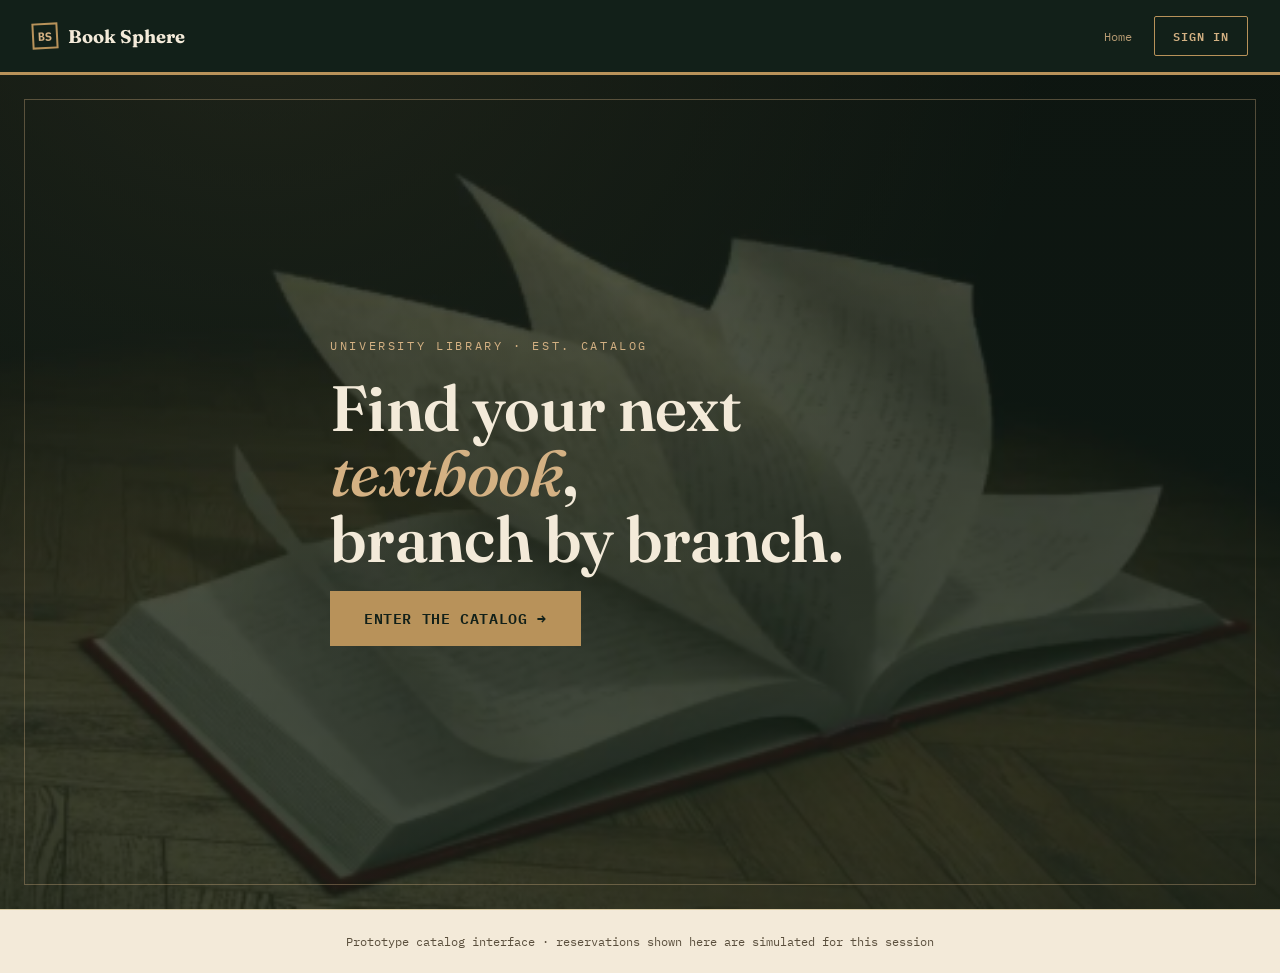
<file: index.html>
<!DOCTYPE html>
<html lang="en">
<head>
<meta charset="UTF-8">
<meta name="viewport" content="width=device-width, initial-scale=1.0">

<title>Book Sphere — Library Catalog</title>

<link rel="preconnect" href="https://fonts.googleapis.com">

<link href="https://fonts.googleapis.com/css2?family=Fraunces:ital,opsz,wght@0,9..144,400;0,9..144,600;0,9..144,700;1,9..144,500&family=Source+Serif+4:wght@400;500;600&family=IBM+Plex+Mono:wght@400;500;600&display=swap" rel="stylesheet">

<link rel="stylesheet" href="style.css">
</head>

<body>

<div class="app">

  <div class="topbar">
    <div class="brand" onclick="goHome()">
      <span class="mark">BS</span> Book Sphere
    </div>

    <div class="topbar-right">
      <div class="breadcrumb" id="breadcrumb"></div>
      <div class="account-area" id="accountArea"></div>
    </div>
  </div>

  <main id="main"></main>

  <footer>
    Prototype catalog interface · reservations shown here are simulated for this session
  </footer>

</div>
<div class="overlay" id="overlay" onclick="if(event.target===this) closeModal()">
  <div class="book-card" id="bookCard"></div>
</div>
<div class="overlay" id="signinOverlay" onclick="if(event.target===this) closeSignIn()">

  <div class="signin-card" id="signinCard">

    <div class="bc-top">
      <div>
        <div class="call" id="authCall">Member Access</div>
        <h2 id="authTitle">Sign In</h2>
      </div>

      <button class="close-btn" type="button" onclick="closeSignIn()">✕</button>
    </div>

    <div class="signin-body">

      <!-- SIGN IN FORM -->
      <form id="signinForm" onsubmit="return handleSignIn(event)">

        <div class="field">
          <label for="rollNo">Roll Number</label>
          <input
            type="text"
            id="rollNo"
            name="rollNo"
            placeholder="e.g. 21CSE0142"
            required
            autocomplete="off"
          >
        </div>

        <div class="field">
          <label for="pw">Password</label>
          <input
            type="password"
            id="pw"
            name="pw"
            placeholder="Enter your password"
            required
          >
        </div>

        <button type="submit" class="signin-submit">
          Sign In
        </button>

        <div class="auth-links">
          <button type="button" onclick="openForgotPassword()">
            Forgot Password?
          </button>

          <button type="button" onclick="openCreateAccount()">
            Create Account
          </button>
        </div>

      </form>


      <!-- CREATE ACCOUNT FORM -->
      <form id="createAccountForm" style="display:none;" onsubmit="return handleCreateAccount(event)">

        <div class="field">
          <label for="newRollNo">Roll Number</label>
          <input
            type="text"
            id="newRollNo"
            placeholder="e.g. 21CSE0142"
            required
            autocomplete="off"
          >
        </div>

        <div class="field">
          <label for="newPassword">Create Password</label>
          <input
            type="password"
            id="newPassword"
            placeholder="Create a password"
            required
          >
        </div>

        <div class="field">
          <label for="confirmPassword">Confirm Password</label>
          <input
            type="password"
            id="confirmPassword"
            placeholder="Enter password again"
            required
          >
        </div>

        <button type="submit" class="signin-submit">
          Create Account
        </button>

        <div class="auth-links single-link">
          <button type="button" onclick="showLoginForm()">
            Already have an account? Sign In
          </button>
        </div>

      </form>


      <!-- FORGOT PASSWORD FORM -->
      <form id="forgotPasswordForm" style="display:none;" onsubmit="return handleForgotPassword(event)">

        <div class="field">
          <label for="forgotRollNo">Roll Number</label>
          <input
            type="text"
            id="forgotRollNo"
            placeholder="Enter your roll number"
            required
            autocomplete="off"
          >
        </div>

        <div class="field">
          <label for="forgotNewPassword">New Password</label>
          <input
            type="password"
            id="forgotNewPassword"
            placeholder="Create a new password"
            required
          >
        </div>

        <div class="field">
          <label for="forgotConfirmPassword">Confirm New Password</label>
          <input
            type="password"
            id="forgotConfirmPassword"
            placeholder="Enter new password again"
            required
          >
        </div>

        <button type="submit" class="signin-submit">
          Reset Password
        </button>

        <div class="auth-links single-link">
          <button type="button" onclick="showLoginForm()">
            Back to Sign In
          </button>
        </div>

      </form>


      <div id="signinResult"></div>

      <p class="signin-note">
        You can browse books without signing in. Sign in is required when you want to purchase or reserve a book.
      </p>

    </div>

  </div>

</div>


<script src="script.js"></script>

</body>
</html>
</file>
<file: style.css>
:root{
    --pine:#1b2b21;
    --pine-deep:#122019;
    --parchment:#f3ead9;
    --parchment-dim:#e9dcc2;
    --ink:#221b12;
    --ink-soft:#5a4f3d;
    --brass:#b8925a;
    --brass-light:#d4b183;
    --maroon:#7c2d2d;
    --avail:#3f6b45;
    --avail-bg:#e3ecdf;
    --gone:#a13d3d;
    --gone-bg:#f2dede;
    --radius:2px;
    --shadow: 0 12px 30px rgba(18,32,25,0.25);
  }
  *{box-sizing:border-box;}
  html,body{margin:0;padding:0;}
  body{
    background:var(--parchment);
    color:var(--ink);
    font-family:'Source Serif 4', serif;
    min-height:100vh;
  }
  h1,h2,h3,.display{
    font-family:'Fraunces', serif;
    font-weight:600;
    letter-spacing:-0.01em;
  }
  .mono{
    font-family:'IBM Plex Mono', monospace;
    letter-spacing:0.02em;
  }
  a, button{font-family:inherit;}
  button{cursor:pointer;}
  .app{min-height:100vh; display:flex; flex-direction:column;}

  /* ---------- Top bar ---------- */
  .topbar{
    background:var(--pine-deep);
    color:var(--parchment-dim);
    padding:16px 32px;
    display:flex;
    align-items:center;
    justify-content:space-between;
    border-bottom:3px solid var(--brass);
    gap:16px;
  }
  .brand{
    display:flex;
    align-items:center;
    gap:10px;
    font-family:'Fraunces', serif;
    font-weight:700;
    font-size:1.15rem;
    color:var(--parchment);
    cursor:pointer;
  }
  .brand .mark{
    width:26px;height:26px;
    border:2px solid var(--brass);
    display:flex;align-items:center;justify-content:center;
    font-family:'IBM Plex Mono',monospace;
    font-size:0.75rem;
    color:var(--brass-light);
    transform:rotate(-3deg);
  }
  .topbar-right{
    display:flex;
    align-items:center;
    gap:22px;
  }
  .breadcrumb{
    font-family:'IBM Plex Mono', monospace;
    font-size:0.78rem;
    color:var(--brass-light);
    display:flex;
    gap:6px;
    flex-wrap:wrap;
  }
  .breadcrumb span{cursor:pointer; opacity:0.85;}
  .breadcrumb span:hover{text-decoration:underline;}
  .breadcrumb .sep{opacity:0.4; cursor:default;}
  .breadcrumb .sep:hover{text-decoration:none;}
  .breadcrumb .current{color:var(--parchment); opacity:1; cursor:default;}

  .signin-btn{
    background:transparent;
    border:1px solid var(--brass);
    color:var(--brass-light);
    padding:9px 18px;
    font-family:'IBM Plex Mono', monospace;
    font-size:0.74rem;
    text-transform:uppercase;
    letter-spacing:0.08em;
    font-weight:600;
    border-radius:2px;
    transition:background .16s ease, color .16s ease;
    white-space:nowrap;
    flex:none;
  }
  .signin-btn:hover{background:var(--brass); color:var(--pine-deep);}

  /* ---------- Account menu ("My Book Sphere") ---------- */
  .account-area{ position:relative; flex:none; }
  .account-btn{
    background:transparent;
    border:1px solid var(--brass);
    color:var(--parchment);
    padding:7px 16px 7px 8px;
    display:flex;
    align-items:center;
    gap:8px;
    border-radius:2px;
    transition:background .16s ease;
    white-space:nowrap;
  }
  .account-btn:hover{ background:rgba(184,146,90,0.16); }
  .account-btn .avatar{
    width:26px; height:26px;
    border-radius:50%;
    background:var(--brass);
    color:var(--pine-deep);
    display:flex; align-items:center; justify-content:center;
    flex:none;
  }
  .account-btn .acct-label{
    font-family:'IBM Plex Mono', monospace;
    font-size:0.78rem;
    font-weight:600;
  }
  .account-btn .caret{
    transition:transform .15s ease;
    opacity:0.8;
  }
  .account-btn.open .caret{ transform:rotate(180deg); }

  .account-dropdown{
    position:absolute;
    top:calc(100% + 10px);
    right:0;
    background:#fffdf7;
    border:1px solid #d8c9a3;
    box-shadow:0 20px 40px rgba(18,32,25,0.32);
    width:230px;
    display:none;
    overflow:hidden;
    z-index:60;
  }
  .account-dropdown.open{ display:block; }
  .account-dropdown-item{
    display:flex;
    align-items:center;
    gap:14px;
    width:100%;
    background:none;
    border:none;
    padding:14px 18px;
    text-align:left;
    color:var(--pine-deep);
    font-family:'Source Serif 4', serif;
    font-weight:600;
    font-size:0.98rem;
    border-bottom:1px solid #efe6d0;
    transition:background .13s ease;
  }
  .account-dropdown-item:last-child{ border-bottom:none; }
  .account-dropdown-item:hover{ background:var(--parchment-dim); }
  .account-dropdown-item svg{ flex:none; color:var(--ink-soft); }
  .account-dropdown-item .dd-count{
    margin-left:auto;
    font-family:'IBM Plex Mono', monospace;
    font-size:0.7rem;
    color:var(--brass);
    background:var(--parchment-dim);
    padding:2px 7px;
    border-radius:10px;
  }
  .account-dropdown-item.signout{
    color:var(--maroon);
    font-family:'IBM Plex Mono', monospace;
    font-weight:600;
    font-size:0.76rem;
    text-transform:uppercase;
    letter-spacing:0.05em;
    background:var(--parchment);
  }
  .account-dropdown-item.signout svg{ color:var(--maroon); }

  /* ---------- Favourites / History list views ---------- */
  .fav-star-btn{
    background:none;
    border:1px solid rgba(243,234,217,0.5);
    color:var(--parchment);
    width:34px; height:34px; flex:none;
    display:flex; align-items:center; justify-content:center;
    border-radius:2px;
    transition:background .15s ease, color .15s ease;
  }
  .fav-star-btn:hover{ background:rgba(243,234,217,0.14); }
  .fav-star-btn.active{ color:var(--brass-light); border-color:var(--brass-light); }
  .history-list{ display:flex; flex-direction:column; gap:2px; max-width:640px; }
  .history-row{
    display:flex;
    align-items:center;
    gap:14px;
    padding:14px 18px;
    background:#fffdf7;
    border:1px solid #e6dabc;
    border-left:4px solid var(--brass);
    text-align:left;
    transition:transform .13s ease, border-color .13s ease;
  }
  .history-row:hover{ transform:translateX(4px); border-left-color:var(--maroon); }
  .history-row svg{ flex:none; color:var(--ink-soft); }
  .history-row .hq{ font-family:'IBM Plex Mono', monospace; font-size:0.9rem; color:var(--ink); }
  .history-row .htime{ margin-left:auto; font-family:'IBM Plex Mono', monospace; font-size:0.68rem; color:var(--ink-soft); white-space:nowrap; }
  .clear-history-btn{
    margin-top:18px;
    background:none;
    border:1px solid var(--maroon);
    color:var(--maroon);
    padding:9px 18px;
    font-family:'IBM Plex Mono', monospace;
    font-size:0.72rem;
    text-transform:uppercase;
    letter-spacing:0.06em;
  }
  .clear-history-btn:hover{ background:var(--maroon); color:#fff2e6; }

  main{flex:1; width:100%;}

  /* ---------- HOME / HERO ---------- */
  /* ---------- HOME / HERO ---------- */
.hero{
    background:
      linear-gradient(180deg, rgba(27,43,33,0.50) 0%, rgba(18,32,25,0.75) 100%),
      radial-gradient(ellipse at 20% -10%, rgba(184,146,90,0.18), transparent 55%),
      url('./images/Screenshot 2026-08-04 115207.png') center center/cover no-repeat;

    color:var(--parchment);
    min-height:calc(100vh - 66px);
    display:flex;
    align-items:center;
    justify-content:center;
    padding:60px 24px;
    position:relative;
    overflow:hidden;
}
  .hero::before{
    content:"";
    position:absolute;
    inset:24px;
    border:1px solid rgba(212,177,131,0.35);
    pointer-events:none;
    z-index:3;
  }
  .hero-inner{
    display:flex;
    align-items:center;
    justify-content:center;
    max-width:1160px;
    width:100%;
    flex-wrap:wrap;
    position:relative;
    z-index:2;
  }
  .hero-text{
    text-align:left;
    flex:1 1 420px;
    min-width:280px;
    max-width:620px;
  }
  .hero .eyebrow{
    font-family:'IBM Plex Mono', monospace;
    font-size:0.75rem;
    letter-spacing:0.22em;
    text-transform:uppercase;
    color:var(--brass-light);
    margin-bottom:22px;
  }
  .hero h1{
    font-size:clamp(2.3rem, 5vw, 4.4rem);
    line-height:1.02;
    margin:0 0 20px;
    max-width:16ch;
  }
  .hero h1 em{
    font-style:italic;
    font-weight:500;
    color:var(--brass-light);
  }
  .hero p.lede{
    max-width:46ch;
    font-size:1.08rem;
    line-height:1.6;
    color:var(--parchment-dim);
    margin:0 0 38px;
  }
  .cta{
    background:var(--brass);
    color:var(--pine-deep);
    border:none;
    padding:15px 34px;
    font-size:0.95rem;
    font-weight:600;
    font-family:'IBM Plex Mono', monospace;
    letter-spacing:0.04em;
    text-transform:uppercase;
    display:inline-flex;
    align-items:center;
    gap:10px;
    transition:transform .18s ease, background .18s ease;
  }
  .cta:hover{background:var(--brass-light); transform:translateX(3px);}
  .hero-stats{
    margin-top:56px;
    display:flex;
    gap:36px;
    font-family:'IBM Plex Mono', monospace;
  }
  .hero-stats div{text-align:center;}
  .hero-stats .num{font-size:1.6rem; color:var(--brass-light); display:block;}
  .hero-stats .lbl{font-size:0.68rem; letter-spacing:0.1em; text-transform:uppercase; color:var(--parchment-dim); opacity:0.75;}

  /* ---------- 3D open-book background illusion: pages continuously turning side by side ---------- */
  .hero-book-bg{
    position:absolute;
    inset:0;
    display:flex;
    align-items:center;
    justify-content:center;
    perspective:1400px;
    z-index:1;
    pointer-events:none;
  }
  .open-book{
    position:relative;
    width:480px;
    height:320px;
    transform-style:preserve-3d;
    transform:rotateX(30deg);
    opacity:0.45;
  }
  .open-book .page-stack{
    position:absolute;
    top:0;
    width:238px;
    height:320px;
    background:
      repeating-linear-gradient(180deg, transparent 0 14px, rgba(90,70,40,0.1) 14px 15px),
      repeating-linear-gradient(180deg, #f3ead9, #f3ead9 3px, #e6d7b6 4px);
    border:1px solid rgba(90,70,40,0.3);
    box-shadow:0 22px 46px rgba(0,0,0,0.4);
  }
  .open-book .left-stack{ left:0; border-radius:4px 0 0 4px; box-shadow:0 22px 46px rgba(0,0,0,0.4), 3px 0 0 -1px #e2d3ac, 6px 0 0 -2px #d8c69a;}
  .open-book .right-stack{ right:0; border-radius:0 4px 4px 0; box-shadow:0 22px 46px rgba(0,0,0,0.4), -3px 0 0 -1px #e2d3ac, -6px 0 0 -2px #d8c69a;}
  .open-book .spine-line{
    position:absolute;
    left:50%; top:-6px;
    width:8px; height:332px;
    transform:translateX(-50%) translateZ(1px);
    background:linear-gradient(90deg, transparent, rgba(0,0,0,0.45), transparent);
  }
  .open-book .flip-page{
    position:absolute;
    top:0; left:50%;
    width:238px; height:320px;
    transform-style:preserve-3d;
    transform-origin:left center;
    animation:turnPage 5s linear infinite;
  }
  .open-book .flip-page.p2{ animation-delay:2.5s; }
  .open-book .page-face{
    position:absolute; inset:0;
    background:
      repeating-linear-gradient(180deg, transparent 0 14px, rgba(90,70,40,0.1) 14px 15px),
      linear-gradient(100deg, #f7f0dd, #e9dcc2);
    border:1px solid rgba(90,70,40,0.3);
    backface-visibility:hidden;
    box-shadow:0 14px 30px rgba(0,0,0,0.3);
    border-radius:0 4px 4px 0;
  }
  .open-book .page-back{
    transform:rotateY(180deg);
    border-radius:4px 0 0 4px;
  }
  @keyframes turnPage{
    0%{ transform:rotateY(0deg); opacity:1; }
    44%{ transform:rotateY(-90deg); opacity:1; }
    88%{ transform:rotateY(-178deg); opacity:1; }
    91%{ opacity:0; }
    92%{ transform:rotateY(0deg); opacity:0; }
    100%{ transform:rotateY(0deg); opacity:1; }
  }

  @media (prefers-reduced-motion: reduce){
    .open-book .flip-page{ animation:none !important; opacity:0; }
  }

  /* ---------- Section shell ---------- */
  .section{
    padding:56px 32px 90px;
    max-width:1160px;
    margin:0 auto;
  }
  .section-head{margin-bottom:38px;}
  .section-head .kicker{
    font-family:'IBM Plex Mono', monospace;
    font-size:0.72rem;
    letter-spacing:0.16em;
    text-transform:uppercase;
    color:var(--maroon);
    margin-bottom:10px;
  }
  .section-head h2{
    font-size:clamp(1.7rem, 3vw, 2.5rem);
    margin:0 0 10px;
  }
  .section-head p{
    color:var(--ink-soft);
    max-width:56ch;
    line-height:1.55;
    margin:0;
  }
  .back-arrow{
    display:inline-flex;
    align-items:center;
    gap:6px;
    background:none;
    border:none;
    padding:0;
    margin-bottom:14px;
    font-family:'IBM Plex Mono', monospace;
    font-size:0.76rem;
    text-transform:uppercase;
    letter-spacing:0.08em;
    color:var(--maroon);
    transition:transform .13s ease, opacity .13s ease;
  }
  .back-arrow:hover{ transform:translateX(-3px); opacity:0.8; }

  /* ---------- Search bar ---------- */
  .search-wrap{
    margin-bottom:38px;
    position:relative;
  }
  .search-box{
    display:flex;
    align-items:center;
    gap:12px;
    background:#fffdf7;
    border:1px solid #cdb98c;
    border-left:5px solid var(--maroon);
    box-shadow:var(--shadow);
    padding:6px 18px;
  }
  .search-box svg{ flex:none; opacity:0.6; }
  .search-box input{
    flex:1;
    border:none;
    background:transparent;
    outline:none;
    padding:14px 0;
    font-family:'IBM Plex Mono', monospace;
    font-size:0.95rem;
    color:var(--ink);
  }
  .search-box input::placeholder{ color:var(--ink-soft); opacity:0.7; }
  .search-clear{
    background:none;
    border:none;
    color:var(--ink-soft);
    font-size:1rem;
    padding:4px 6px;
    display:none;
  }
  .search-clear.show{ display:inline-flex; }
  .search-clear:hover{ color:var(--maroon); }
  .search-results{
    margin-top:16px;
    display:flex;
    flex-direction:column;
    gap:10px;
  }
  .search-result-card{
    display:flex;
    align-items:center;
    justify-content:space-between;
    gap:20px;
    width:100%;
    background:#fffdf7;
    border:1px solid #d8c9a3;
    border-left:5px solid var(--brass);
    padding:16px 22px;
    text-align:left;
    box-shadow:0 4px 12px rgba(34,27,18,0.07);
    transition:transform .15s ease, border-color .15s ease;
  }
  .search-result-card:hover{ transform:translateX(5px); border-left-color:var(--maroon); }
  .search-result-card .sr-main{ flex:1 1 auto; min-width:0; }
  .search-result-card .srloc{
    font-family:'IBM Plex Mono', monospace;
    font-size:0.68rem;
    letter-spacing:0.05em;
    text-transform:uppercase;
    color:var(--maroon);
    margin-bottom:6px;
  }
  .search-result-card h3{ margin:0 0 4px; font-size:1.05rem; line-height:1.3; }
  .search-result-card .srauthor{
    font-size:0.85rem;
    color:var(--ink-soft);
    font-style:italic;
  }
  .search-result-card .sravail{
    flex:none;
    text-align:right;
    font-family:'IBM Plex Mono', monospace;
    font-size:0.72rem;
    text-transform:uppercase;
    letter-spacing:0.05em;
    white-space:nowrap;
  }
  .search-result-card .sravail.yes{ color:var(--avail); }
  .search-result-card .sravail.no{ color:var(--gone); }
  .search-empty{
    font-family:'IBM Plex Mono', monospace;
    font-size:0.85rem;
    color:var(--ink-soft);
    padding:20px 4px;
  }

  /* ---------- External (Open Library) results ---------- */
  .external-section{
    margin-top:30px;
    padding-top:26px;
    border-top:1px dashed #cdb98c;
  }
  .external-heading{
    display:flex;
    align-items:center;
    gap:10px;
    margin-bottom:14px;
    font-family:'IBM Plex Mono', monospace;
    font-size:0.72rem;
    letter-spacing:0.1em;
    text-transform:uppercase;
    color:var(--ink-soft);
  }
  .external-heading .ol-dot{
    width:7px; height:7px; border-radius:50%;
    background:var(--pine);
    flex:none;
  }
  .external-loading{
    font-family:'IBM Plex Mono', monospace;
    font-size:0.82rem;
    color:var(--ink-soft);
    padding:6px 4px 2px;
  }
  .external-result-card{
    display:flex;
    align-items:center;
    justify-content:space-between;
    gap:20px;
    width:100%;
    background:#fbf6ea;
    border:1px solid #d8c9a3;
    border-left:5px solid var(--pine);
    padding:14px 22px;
    text-align:left;
    box-shadow:0 4px 12px rgba(34,27,18,0.06);
    transition:transform .15s ease, border-color .15s ease;
    text-decoration:none;
    color:inherit;
  }
  .external-result-card:hover{ transform:translateX(5px); border-left-color:var(--maroon); }
  .external-result-card .sr-main{ flex:1 1 auto; min-width:0; }
  .external-result-card .srloc{
    font-family:'IBM Plex Mono', monospace;
    font-size:0.68rem;
    letter-spacing:0.05em;
    text-transform:uppercase;
    color:var(--pine);
    margin-bottom:6px;
    display:flex;
    align-items:center;
    gap:6px;
  }
  .external-result-card h3{ margin:0 0 4px; font-size:1.02rem; line-height:1.3; }
  .external-result-card .srauthor{
    font-size:0.85rem;
    color:var(--ink-soft);
    font-style:italic;
  }
  .external-result-card .ol-link{
    flex:none;
    display:flex;
    align-items:center;
    gap:6px;
    font-family:'IBM Plex Mono', monospace;
    font-size:0.7rem;
    text-transform:uppercase;
    letter-spacing:0.05em;
    color:var(--pine);
    white-space:nowrap;
  }

  /* ---------- Live category browsing (Open Library) ---------- */
  .category-browse{
    margin-top:34px;
    padding-top:28px;
    border-top:1px dashed #cdb98c;
  }
  .category-heading{
    display:flex;
    align-items:center;
    gap:10px;
    margin-bottom:16px;
    font-family:'IBM Plex Mono', monospace;
    font-size:0.78rem;
    color:var(--ink-soft);
  }
  .category-heading .live-dot{
    width:8px; height:8px; border-radius:50%;
    background:var(--pine);
    flex:none;
    box-shadow:0 0 0 3px rgba(27,43,33,0.12);
  }
  .category-grid{
    display:grid;
    grid-template-columns:repeat(auto-fill, minmax(160px, 1fr));
    gap:10px;
  }
  .category-tile{
    background:#fffdf7;
    border:1px solid #d8c9a3;
    border-bottom:3px solid var(--pine);
    padding:14px 16px;
    text-align:left;
    font-family:'Fraunces', serif;
    font-weight:600;
    font-size:0.92rem;
    color:var(--ink);
    transition:transform .13s ease, border-color .13s ease;
  }
  .category-tile:hover{ transform:translateY(-3px); border-bottom-color:var(--maroon); }

  /* ---------- Branch drawers ---------- */
  .drawer-grid{
    display:grid;
    grid-template-columns:repeat(auto-fill, minmax(250px, 1fr));
    gap:18px;
  }
  .drawer{
    background:linear-gradient(180deg, #efe3c9, #e6d7b6);
    border:1px solid #cdb98c;
    border-top:6px solid var(--brass);
    padding:26px 22px 22px;
    text-align:left;
    box-shadow:var(--shadow);
    transition:transform .16s ease, box-shadow .16s ease;
    position:relative;
  }
  .drawer:hover{transform:translateY(-4px); box-shadow:0 18px 34px rgba(18,32,25,0.28);}
  .drawer .drawer-label{
    font-family:'IBM Plex Mono', monospace;
    font-size:0.7rem;
    letter-spacing:0.1em;
    text-transform:uppercase;
    color:var(--maroon);
    margin-bottom:10px;
  }
  .drawer h3{margin:0 0 10px; font-size:1.3rem;}
  .drawer p{margin:0 0 18px; color:var(--ink-soft); font-size:0.92rem; line-height:1.5;}
  .drawer .pull{
    display:inline-flex; align-items:center; gap:8px;
    font-family:'IBM Plex Mono', monospace;
    font-size:0.75rem; text-transform:uppercase; letter-spacing:0.06em;
    color:var(--ink);
    border-top:1px solid #cdb98c;
    padding-top:14px;
    width:100%;
    justify-content:space-between;
  }
  .drawer .handle{
    width:34px;height:8px;
    background:var(--brass);
    border-radius:4px;
  }

  /* ---------- Subject index cards ---------- */
  .card-list{
    display:grid;
    grid-template-columns:repeat(auto-fill, minmax(280px, 1fr));
    gap:16px;
  }
  .index-card{
    background:#fffdf7;
    border:1px solid #d8c9a3;
    border-left:5px solid var(--pine);
    padding:20px 22px;
    text-align:left;
    box-shadow:0 6px 16px rgba(34,27,18,0.08);
    transition:transform .15s ease, border-color .15s ease;
  }
  .index-card:hover{transform:translateY(-3px); border-left-color:var(--maroon);}
  .index-card .num{
    font-family:'IBM Plex Mono', monospace;
    font-size:0.7rem;
    color:var(--ink-soft);
    margin-bottom:8px;
  }
  .index-card h3{margin:0 0 8px; font-size:1.1rem;}
  .index-card p{margin:0; color:var(--ink-soft); font-size:0.88rem; line-height:1.5;}
  .index-card .count{
    display:block; margin-top:14px;
    font-family:'IBM Plex Mono', monospace;
    font-size:0.72rem;
    color:var(--brass);
    text-transform:uppercase;
    letter-spacing:0.05em;
  }

  /* ---------- Bookshelf ---------- */
  .shelf{
    display:flex;
    flex-wrap:wrap;
    align-items:flex-end;
    gap:10px;
    padding:0 0 18px;
    border-bottom:10px solid #8a6a3d;
    position:relative;
  }
  .shelf::after{
    content:"";
    position:absolute;
    left:0; right:0; bottom:-10px;
    height:10px;
    background:linear-gradient(180deg, #6f5327, #563f1d);
  }
  .spine{
    width:64px;
    border:1px solid rgba(0,0,0,0.15);
    color:#fbf6ea;
    display:flex;
    flex-direction:column;
    align-items:center;
    justify-content:flex-start;
    padding:14px 6px 10px;
    text-align:center;
    font-family:'IBM Plex Mono', monospace;
    font-size:0.68rem;
    line-height:1.3;
    border-radius:2px 2px 0 0;
    transition:transform .15s ease;
    writing-mode:vertical-rl;
    text-orientation:mixed;
    min-height:230px;
    box-shadow:inset -6px 0 10px rgba(0,0,0,0.15);
  }
  .spine:hover{transform:translateY(-10px);}
  .spine .spine-title{
    writing-mode:vertical-rl;
    font-family:'Fraunces', serif;
    font-weight:600;
    font-size:0.82rem;
    letter-spacing:0.01em;
  }
  .spine .spine-avail{
    margin-top:auto;
    writing-mode:horizontal-tb;
    font-size:0.62rem;
    background:rgba(255,255,255,0.18);
    padding:2px 5px;
    border-radius:8px;
  }

  .empty-note{
    font-family:'IBM Plex Mono', monospace;
    font-size:0.8rem;
    color:var(--ink-soft);
    margin-top:14px;
  }

  /* ---------- Modal (index card detail) ---------- */
  .overlay{
    position:fixed; inset:0;
    background:rgba(18,32,25,0.55);
    display:none;
    align-items:center;
    justify-content:center;
    padding:24px;
    z-index:50;
  }
  .overlay.open{display:flex;}
  .book-card{
    background:#fffdf7;
    width:100%;
    max-width:560px;
    max-height:88vh;
    overflow-y:auto;
    box-shadow:0 30px 60px rgba(0,0,0,0.4);
    border:1px solid #d8c9a3;
    position:relative;
  }
  .book-card .bc-top{
    background:var(--pine-deep);
    color:var(--parchment);
    padding:22px 26px;
    display:flex;
    justify-content:space-between;
    align-items:flex-start;
    gap:16px;
  }
  .book-card .bc-top .call{
    font-family:'IBM Plex Mono', monospace;
    font-size:0.72rem;
    color:var(--brass-light);
    margin-bottom:6px;
    text-transform:uppercase;
    letter-spacing:0.06em;
  }
  .book-card .bc-top h2{margin:0; font-size:1.5rem; line-height:1.15;}
  .book-card .bc-top .author{font-size:0.9rem; color:var(--parchment-dim); margin-top:6px; font-style:italic;}
  .close-btn{
    background:none; border:1px solid rgba(243,234,217,0.4);
    color:var(--parchment); width:30px; height:30px; flex:none;
    font-size:1rem; line-height:1;
    display:flex; align-items:center; justify-content:center;
  }
  .close-btn:hover{background:rgba(243,234,217,0.12);}
  .bc-body{padding:24px 26px 28px;}
  .bc-meta{
    display:flex; flex-wrap:wrap; gap:10px 24px;
    font-family:'IBM Plex Mono', monospace;
    font-size:0.76rem;
    color:var(--ink-soft);
    padding-bottom:18px;
    border-bottom:1px dashed #d8c9a3;
    margin-bottom:18px;
  }
  .bc-meta b{color:var(--ink); font-weight:600;}
  .bc-desc{line-height:1.65; color:var(--ink); font-size:0.98rem; margin-bottom:22px;}
  .stamp{
    display:inline-flex;
    align-items:center;
    gap:10px;
    padding:10px 16px;
    font-family:'IBM Plex Mono', monospace;
    font-size:0.8rem;
    font-weight:600;
    text-transform:uppercase;
    letter-spacing:0.05em;
    border:2px solid currentColor;
    border-radius:3px;
    transform:rotate(-1.5deg);
  }
  .stamp.avail{color:var(--avail); background:var(--avail-bg);}
  .stamp.gone{color:var(--gone); background:var(--gone-bg);}
  .reserve-row{
    margin-top:24px;
    display:flex;
    align-items:center;
    gap:16px;
    flex-wrap:wrap;
  }
  .reserve-btn{
    background:var(--maroon);
    color:#fff2e6;
    border:none;
    padding:13px 26px;
    font-family:'IBM Plex Mono', monospace;
    font-size:0.82rem;
    text-transform:uppercase;
    letter-spacing:0.05em;
    font-weight:600;
  }
  .reserve-btn:hover{background:#933838;}
  .reserve-btn:disabled{background:#c9bda3; color:#8a7f66; cursor:not-allowed;}
  .confirm-msg{
    font-family:'IBM Plex Mono', monospace;
    font-size:0.78rem;
    color:var(--avail);
  }

  /* ---------- Sign-in modal ---------- */
  .signin-card{
    background:#fffdf7;
    width:100%;
    max-width:380px;
    box-shadow:0 30px 60px rgba(0,0,0,0.4);
    border:1px solid #d8c9a3;
    position:relative;
  }
  .signin-card .bc-top{
    background:var(--pine-deep);
    color:var(--parchment);
    padding:22px 26px;
    display:flex;
    justify-content:space-between;
    align-items:flex-start;
    gap:16px;
  }
  .signin-card .bc-top .call{
    font-family:'IBM Plex Mono', monospace;
    font-size:0.72rem;
    color:var(--brass-light);
    margin-bottom:6px;
    text-transform:uppercase;
    letter-spacing:0.06em;
  }
  .signin-card .bc-top h2{margin:0; font-size:1.35rem; line-height:1.15;}
  .signin-body{padding:26px 26px 30px;}
  .field{
    margin-bottom:18px;
    text-align:left;
  }
  .field label{
    display:block;
    font-family:'IBM Plex Mono', monospace;
    font-size:0.7rem;
    text-transform:uppercase;
    letter-spacing:0.08em;
    color:var(--ink-soft);
    margin-bottom:7px;
  }
  .field input{
    width:100%;
    padding:11px 13px;
    border:1px solid #cdb98c;
    background:var(--parchment);
    color:var(--ink);
    font-family:'IBM Plex Mono', monospace;
    font-size:0.88rem;
    border-radius:2px;
    outline:none;
    transition:border-color .15s ease, background .15s ease;
  }
  .field input:focus{
    border-color:var(--maroon);
    background:#fffdf7;
  }
  .signin-submit{
    width:100%;
    background:var(--maroon);
    color:#fff2e6;
    border:none;
    padding:13px 26px;
    font-family:'IBM Plex Mono', monospace;
    font-size:0.82rem;
    text-transform:uppercase;
    letter-spacing:0.05em;
    font-weight:600;
    margin-top:6px;
  }
  .signin-submit:hover{background:#933838;}
  .signin-note{
    margin-top:16px;
    font-family:'IBM Plex Mono', monospace;
    font-size:0.72rem;
    color:var(--ink-soft);
    text-align:center;
  }
  .signin-confirm{
    font-family:'IBM Plex Mono', monospace;
    font-size:0.82rem;
    color:var(--avail);
    text-align:center;
    padding:8px 0 2px;
  }
  /* .signin-error{
  font-family:'IBM Plex Mono', monospace;
  font-size:0.78rem;
  color:var(--gone);
  background:var(--gone-bg);
  border:1px solid var(--gone);
  padding:9px 12px;
  margin-top:14px;
  text-align:center;
} */
  .auth-links {
    display: flex;
    justify-content: space-between;
    gap: 15px;
    margin-top: 16px;
}

.auth-links.single-link {
    justify-content: center;
}

.auth-links button {
    border: none;
    background: transparent;
    color: var(--maroon);
    font-family: 'IBM Plex Mono', monospace;
    font-size: 0.72rem;
    cursor: pointer;
    padding: 4px 0;
}

.auth-links button:hover {
    text-decoration: underline;
}

  footer{
    text-align:center;
    padding:24px;
    font-family:'IBM Plex Mono', monospace;
    font-size:0.72rem;
    color:var(--ink-soft);
    border-top:1px solid #d8c9a3;
  }

  @media (max-width:640px){
    .topbar{flex-direction:column; align-items:flex-start; gap:8px;}
    .topbar-right{width:100%; justify-content:space-between;}
    .hero{min-height:auto; padding:70px 20px;}
    .hero-stats{gap:20px; flex-wrap:wrap; justify-content:center;}
    .hero-text{text-align:center;}
    .hero p.lede{margin-left:auto; margin-right:auto;}
    .section{padding:40px 18px 60px;}
    .open-book{width:300px; height:200px; opacity:0.32;}
    .open-book .page-stack{width:148px; height:200px;}
    .open-book .flip-page{width:148px; height:200px;}
    .open-book .spine-line{height:212px;}
  }
  .res-meta{
  margin-top:8px;
  font-family:'IBM Plex Mono', monospace;
  font-size:0.7rem;
  line-height:1.6;
  color:var(--ink-soft);
}
.res-card:hover{ transform:none; }
.res-cancel-btn{
  flex:none;
  background:none;
  border:1px solid var(--maroon);
  color:var(--maroon);
  padding:8px 16px;
  font-family:'IBM Plex Mono', monospace;
  font-size:0.72rem;
  text-transform:uppercase;
  letter-spacing:0.06em;
}
.res-cancel-btn:hover{ background:var(--maroon); color:#fff2e6; }
</file>
